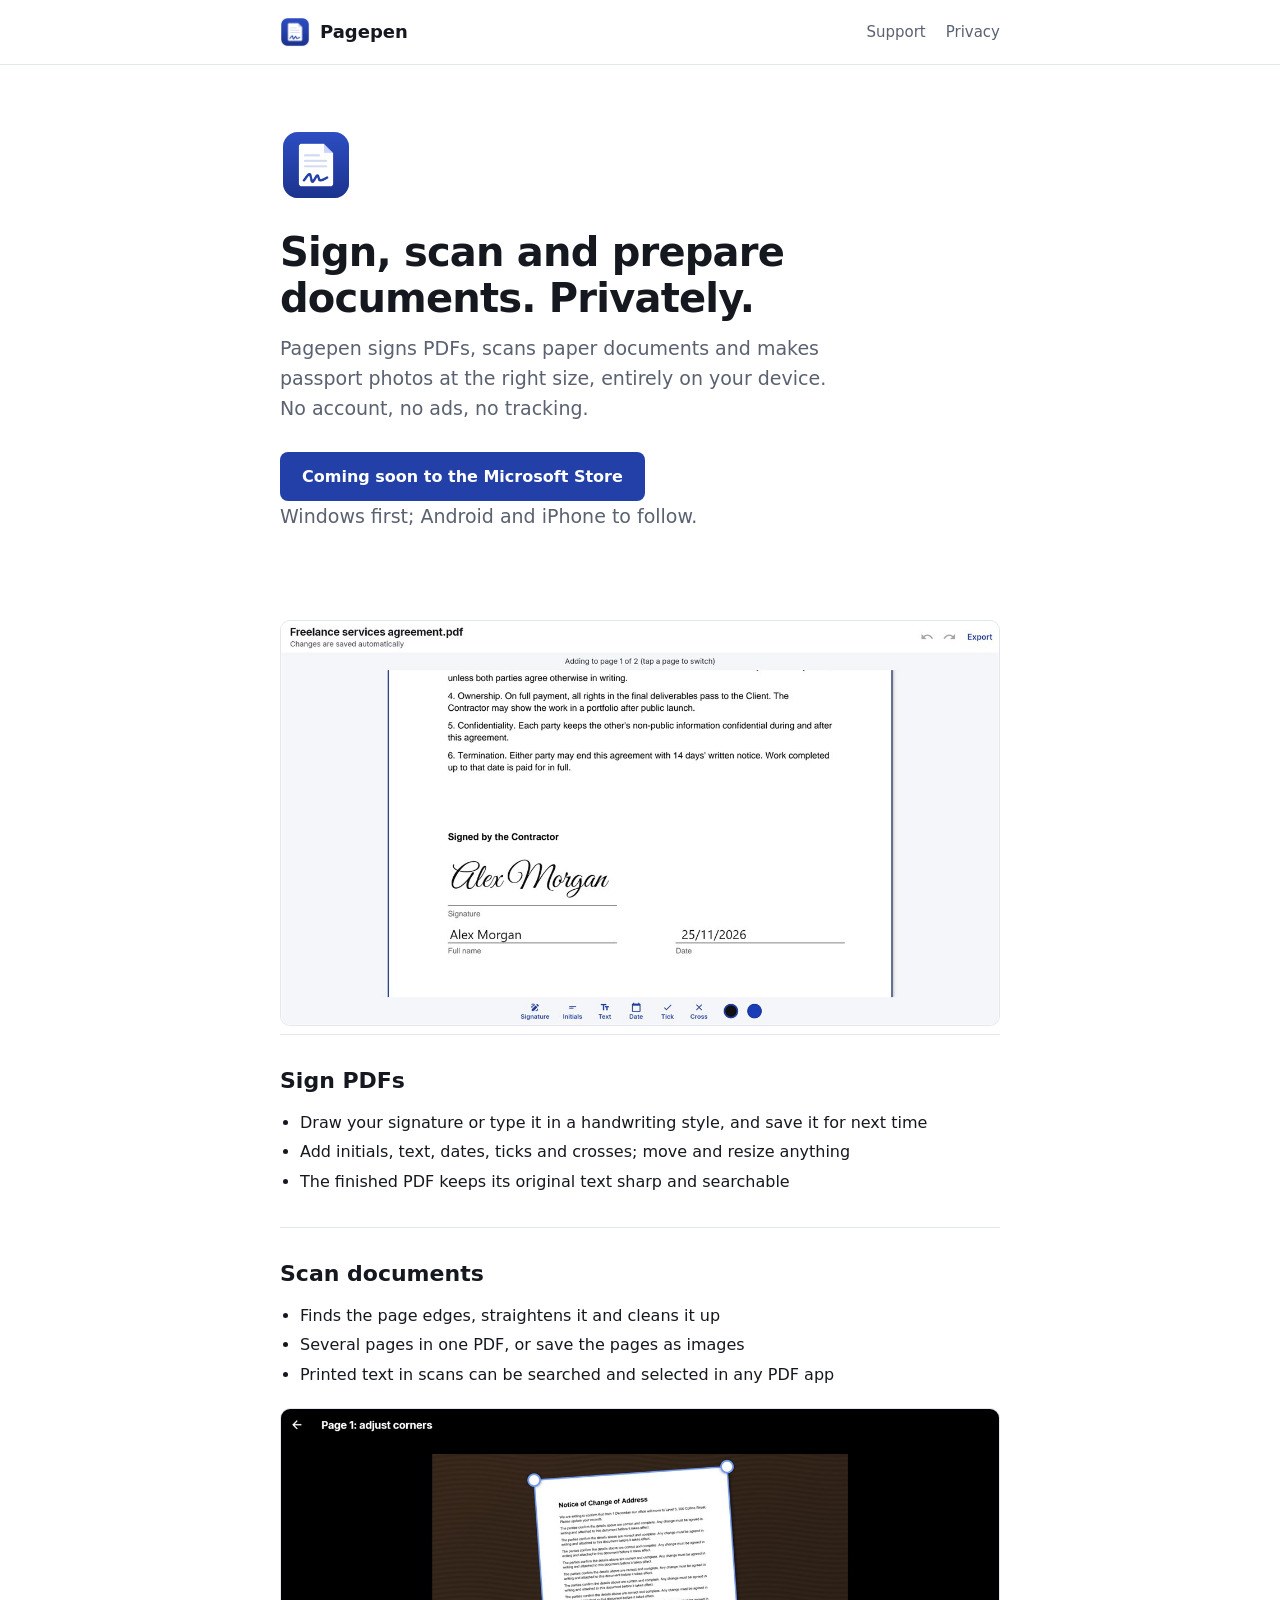
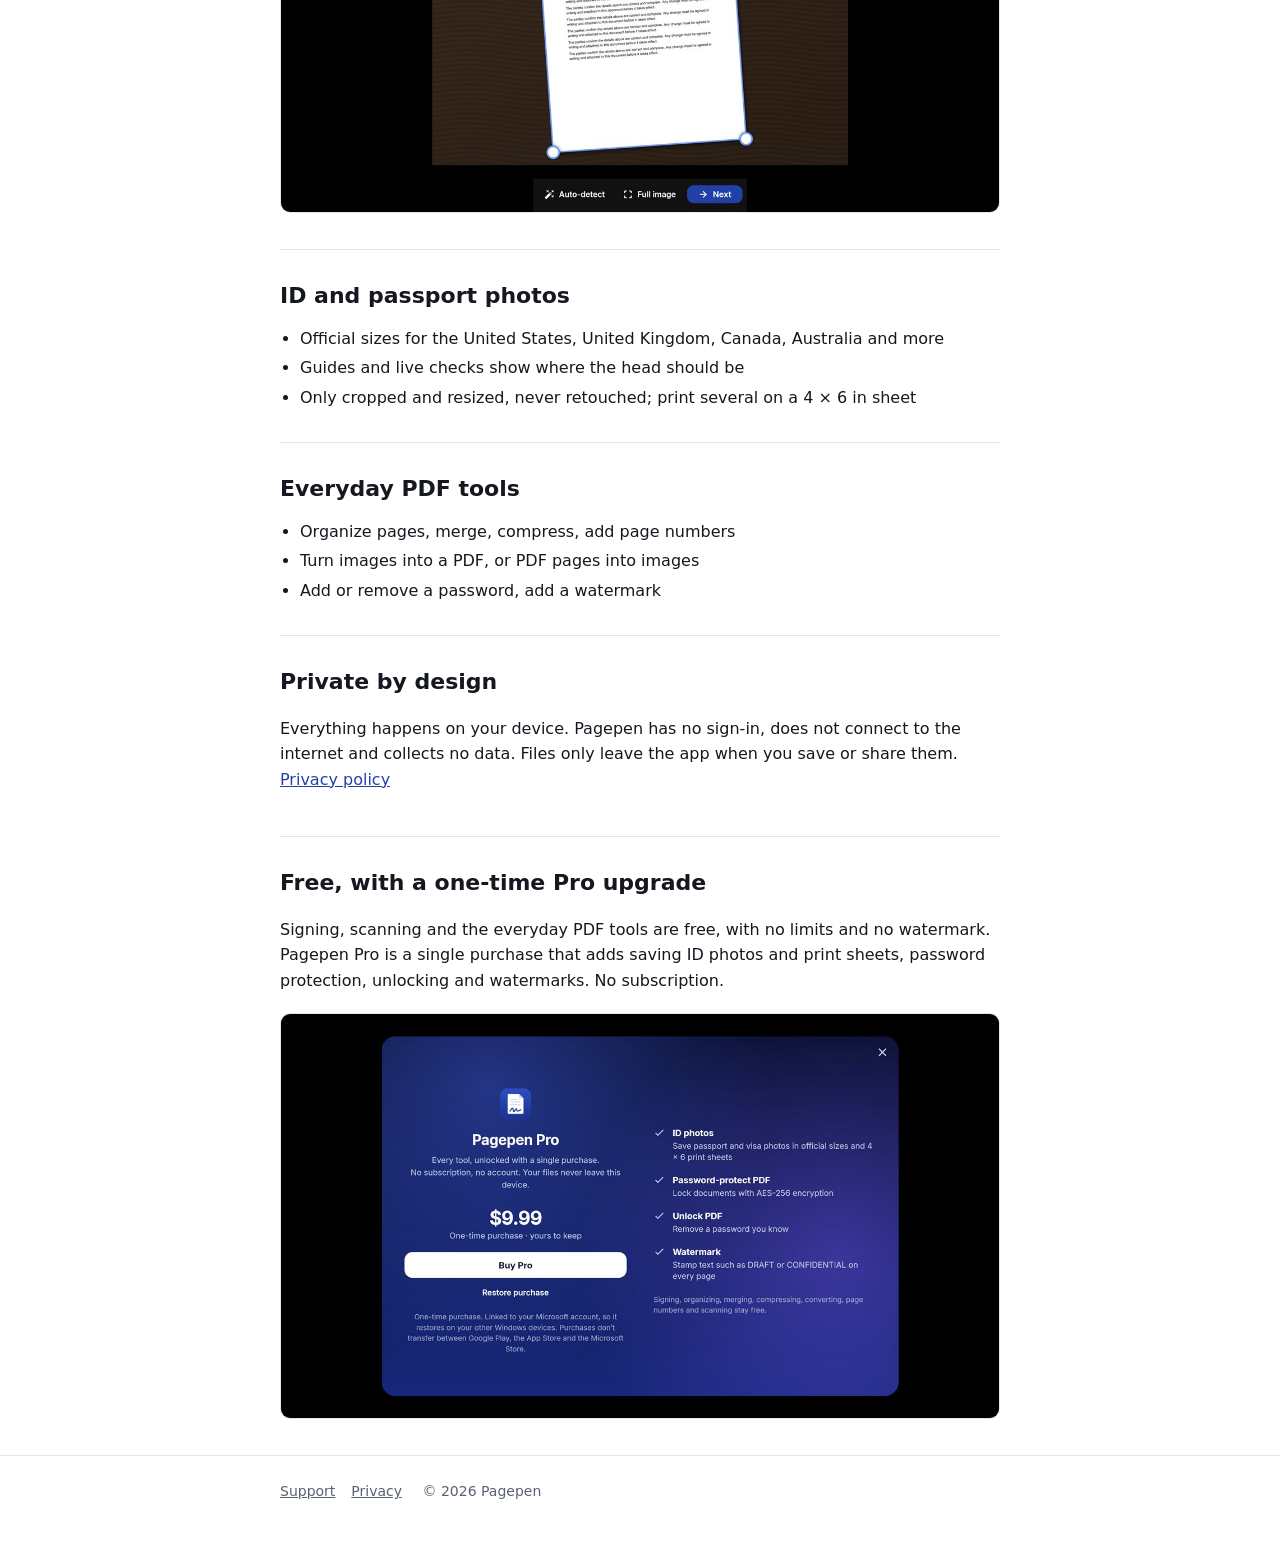
<file: index.html>
<!doctype html>
<html lang="en">
<head>
<meta charset="utf-8">
<meta name="viewport" content="width=device-width, initial-scale=1">
<title>Pagepen: sign PDFs, scan documents, make ID photos</title>
<meta name="description" content="Sign PDFs, scan documents and make passport photos, privately and offline. No account, no ads, no tracking.">
<link rel="icon" href="icon.png">
<link rel="stylesheet" href="style.css">
</head>
<body>
<header class="top"><div class="wrap">
  <a class="brand" href="./"><img src="icon.png" alt="">Pagepen</a>
  <nav><a href="support.html">Support</a><a href="privacy.html">Privacy</a></nav>
</div></header>

<main class="wrap">
  <div class="hero">
    <img src="icon.png" alt="Pagepen icon">
    <h1>Sign, scan and prepare documents. Privately.</h1>
    <p>Pagepen signs PDFs, scans paper documents and makes passport photos at the right size, entirely on your device. No account, no ads, no tracking.</p>
    <!-- STORE_LINK: replace href with the Microsoft Store page once Pagepen has a Store ID. -->
    <a class="button" href="support.html">Coming soon to the Microsoft Store</a>
    <p class="note">Windows first; Android and iPhone to follow.</p>
  </div>

  <img class="shot" src="shot-sign.jpg" width="1280" height="720" alt="Signing a contract in Pagepen: signature, name and date placed on the page">

  <section>
    <h2>Sign PDFs</h2>
    <ul>
      <li>Draw your signature or type it in a handwriting style, and save it for next time</li>
      <li>Add initials, text, dates, ticks and crosses; move and resize anything</li>
      <li>The finished PDF keeps its original text sharp and searchable</li>
    </ul>
  </section>

  <section>
    <h2>Scan documents</h2>
    <ul>
      <li>Finds the page edges, straightens it and cleans it up</li>
      <li>Several pages in one PDF, or save the pages as images</li>
      <li>Printed text in scans can be searched and selected in any PDF app</li>
    </ul>
    <img class="shot" src="shot-scan.jpg" width="1280" height="720" loading="lazy" alt="Adjusting the corners of a scanned letter">
  </section>

  <section>
    <h2>ID and passport photos</h2>
    <ul>
      <li>Official sizes for the United States, United Kingdom, Canada, Australia and more</li>
      <li>Guides and live checks show where the head should be</li>
      <li>Only cropped and resized, never retouched; print several on a 4 × 6 in sheet</li>
    </ul>
  </section>

  <section>
    <h2>Everyday PDF tools</h2>
    <ul>
      <li>Organize pages, merge, compress, add page numbers</li>
      <li>Turn images into a PDF, or PDF pages into images</li>
      <li>Add or remove a password, add a watermark</li>
    </ul>
  </section>

  <section>
    <h2>Private by design</h2>
    <p>Everything happens on your device. Pagepen has no sign-in, does not connect to the internet and collects no data. Files only leave the app when you save or share them. <a href="privacy.html">Privacy policy</a></p>
  </section>

  <section>
    <h2>Free, with a one-time Pro upgrade</h2>
    <p>Signing, scanning and the everyday PDF tools are free, with no limits and no watermark. Pagepen Pro is a single purchase that adds saving ID photos and print sheets, password protection, unlocking and watermarks. No subscription.</p>
    <img class="shot" src="shot-pro.jpg" width="1280" height="720" loading="lazy" alt="The Pagepen Pro screen with the one-time price">
  </section>
</main>

<footer><div class="wrap">
  <a href="support.html">Support</a><a href="privacy.html">Privacy</a>
  <span>© 2026 Pagepen</span>
</div></footer>
</body>
</html>
</file>
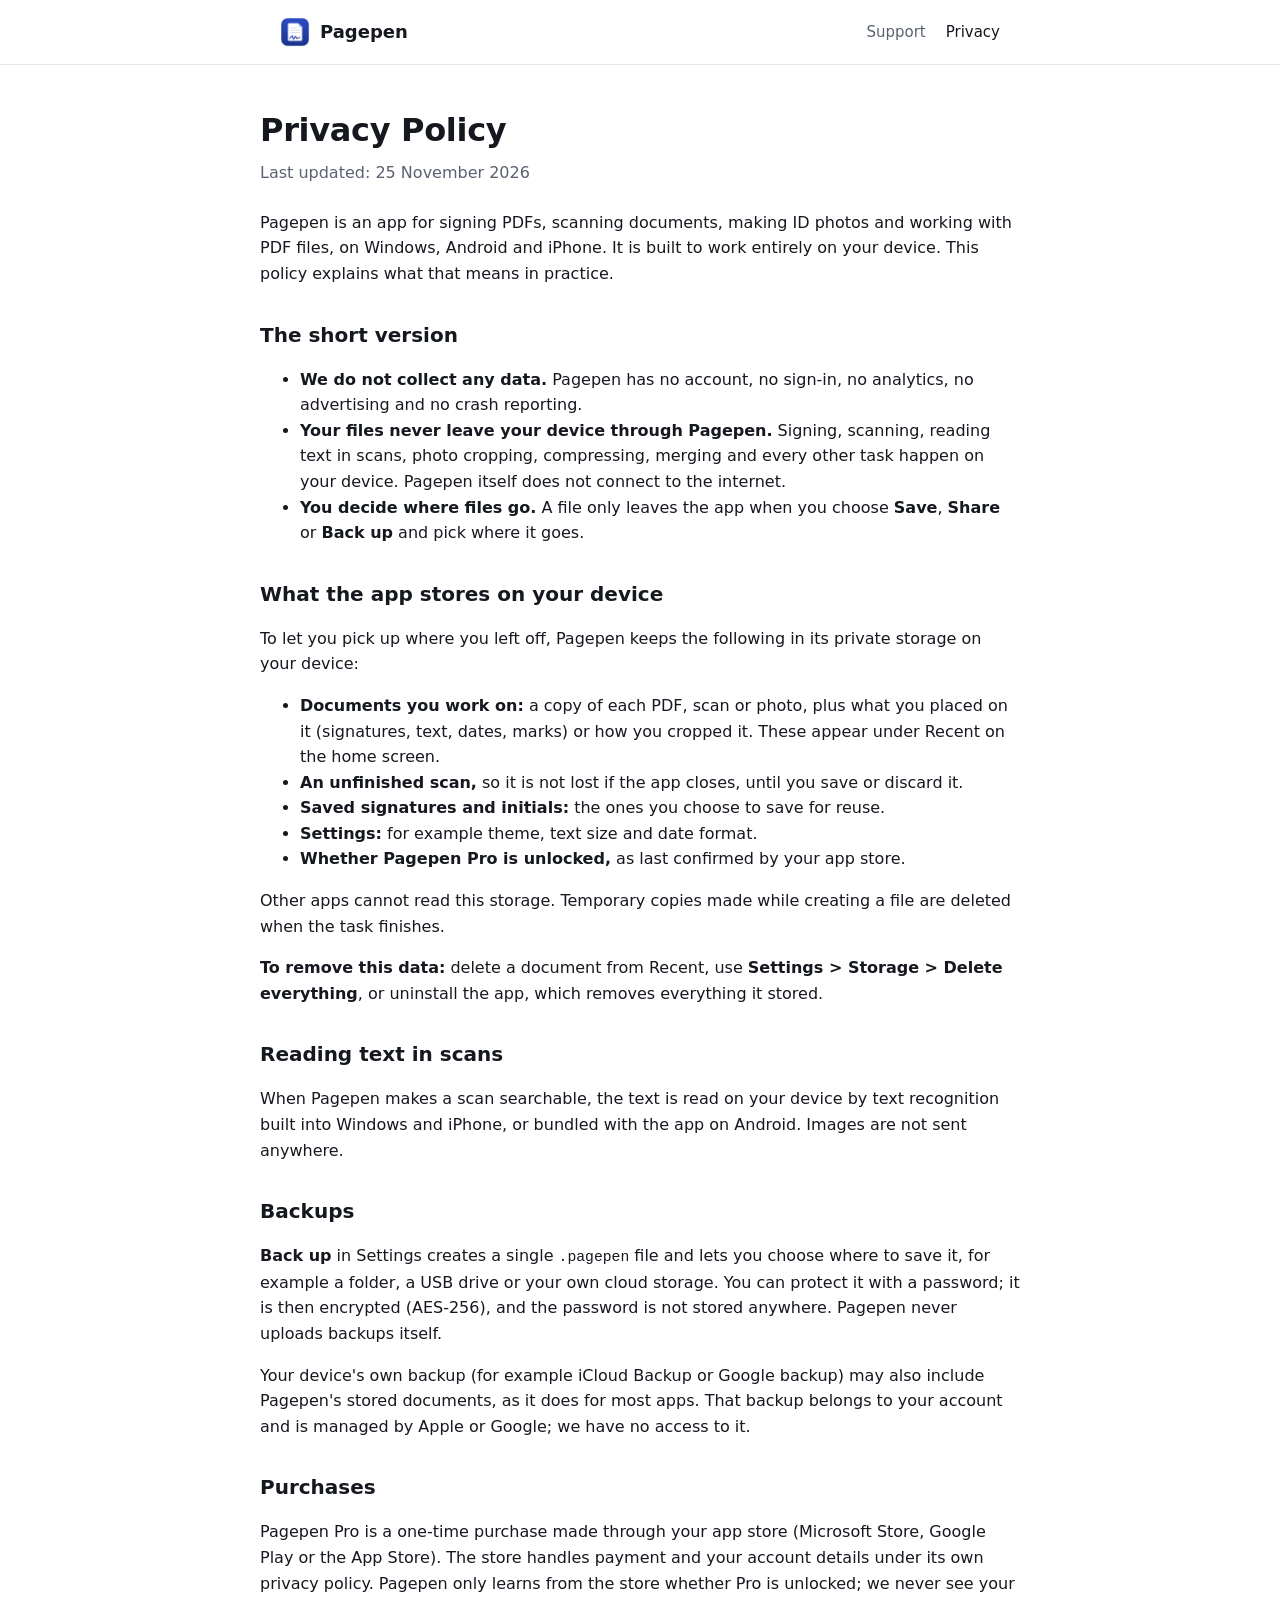
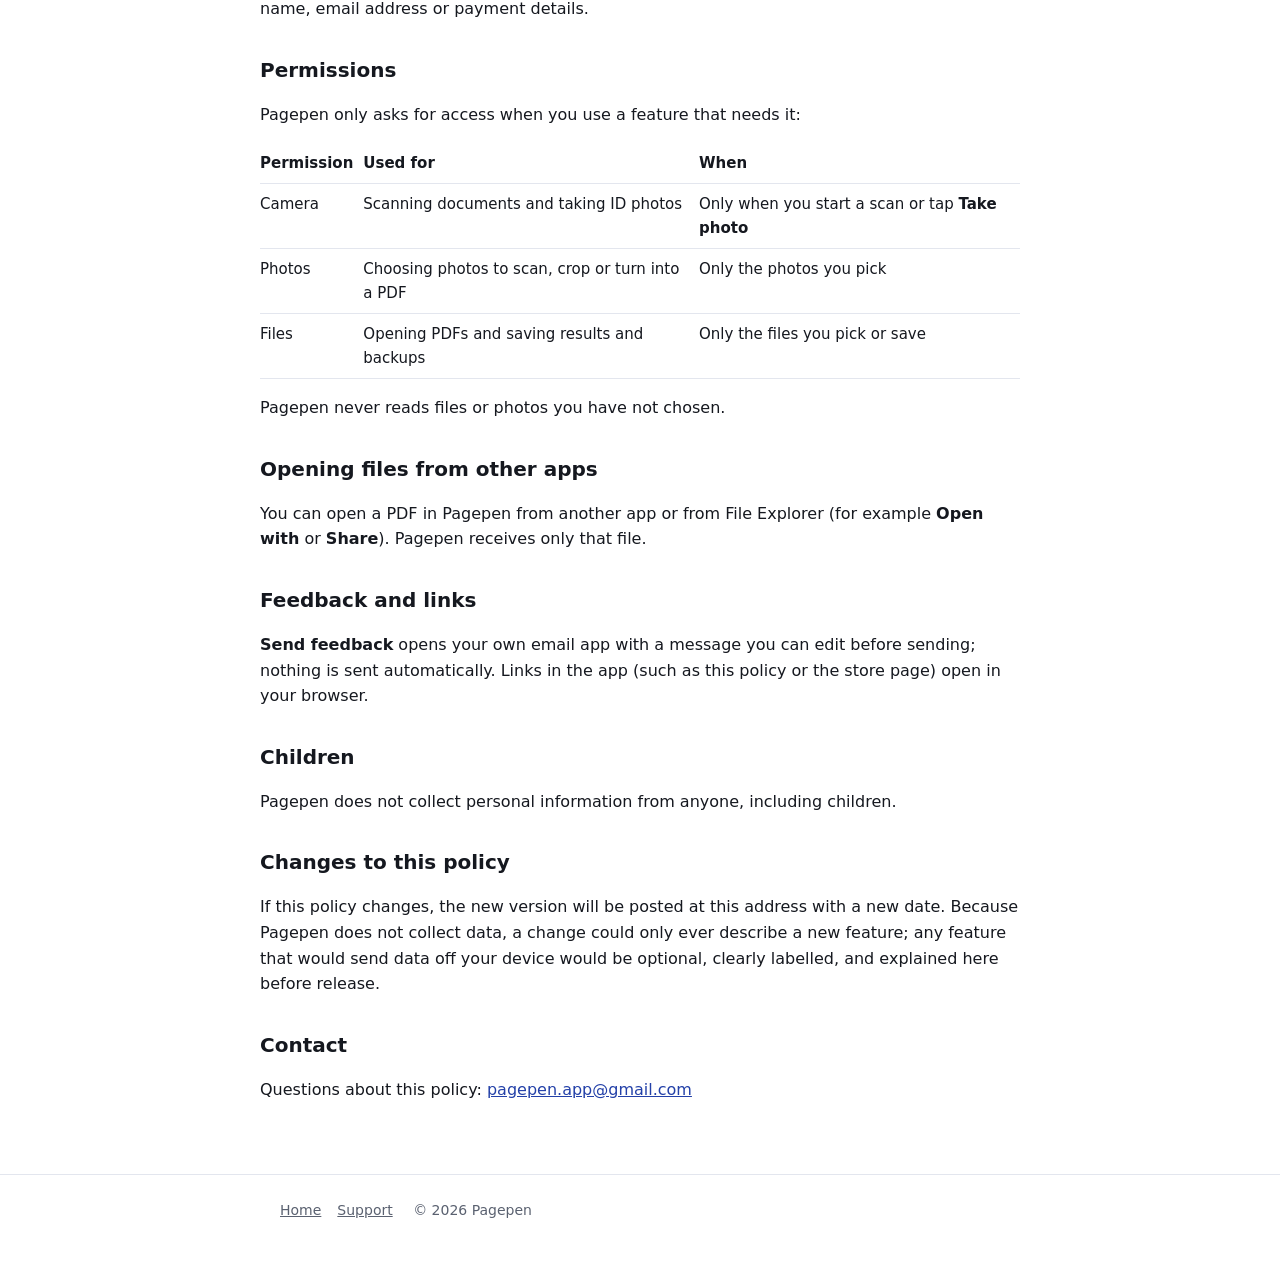
<file: privacy.html>
<!doctype html>
<html lang="en">
<head>
<meta charset="utf-8">
<meta name="viewport" content="width=device-width, initial-scale=1">
<title>Pagepen Privacy Policy</title>
<meta name="description" content="Pagepen collects no data. Everything happens on your device.">
<link rel="icon" href="icon.png">
<link rel="stylesheet" href="style.css">
</head>
<body>
<header class="top"><div class="wrap">
  <a class="brand" href="./"><img src="icon.png" alt="">Pagepen</a>
  <nav><a href="support.html">Support</a><a href="privacy.html" aria-current="page">Privacy</a></nav>
</div></header>

<main class="wrap doc">
  <!-- Keep in step with store/privacy-policy.md in the app repository. -->
  <h1>Privacy Policy</h1>
  <p class="updated">Last updated: 25 November 2026</p>

  <p>Pagepen is an app for signing PDFs, scanning documents, making ID photos and working with PDF files, on Windows, Android and iPhone. It is built to work entirely on your device. This policy explains what that means in practice.</p>

  <h2>The short version</h2>
  <ul>
    <li><strong>We do not collect any data.</strong> Pagepen has no account, no sign-in, no analytics, no advertising and no crash reporting.</li>
    <li><strong>Your files never leave your device through Pagepen.</strong> Signing, scanning, reading text in scans, photo cropping, compressing, merging and every other task happen on your device. Pagepen itself does not connect to the internet.</li>
    <li><strong>You decide where files go.</strong> A file only leaves the app when you choose <strong>Save</strong>, <strong>Share</strong> or <strong>Back up</strong> and pick where it goes.</li>
  </ul>

  <h2>What the app stores on your device</h2>
  <p>To let you pick up where you left off, Pagepen keeps the following in its private storage on your device:</p>
  <ul>
    <li><strong>Documents you work on:</strong> a copy of each PDF, scan or photo, plus what you placed on it (signatures, text, dates, marks) or how you cropped it. These appear under Recent on the home screen.</li>
    <li><strong>An unfinished scan,</strong> so it is not lost if the app closes, until you save or discard it.</li>
    <li><strong>Saved signatures and initials:</strong> the ones you choose to save for reuse.</li>
    <li><strong>Settings:</strong> for example theme, text size and date format.</li>
    <li><strong>Whether Pagepen Pro is unlocked,</strong> as last confirmed by your app store.</li>
  </ul>
  <p>Other apps cannot read this storage. Temporary copies made while creating a file are deleted when the task finishes.</p>
  <p><strong>To remove this data:</strong> delete a document from Recent, use <strong>Settings &gt; Storage &gt; Delete everything</strong>, or uninstall the app, which removes everything it stored.</p>

  <h2>Reading text in scans</h2>
  <p>When Pagepen makes a scan searchable, the text is read on your device by text recognition built into Windows and iPhone, or bundled with the app on Android. Images are not sent anywhere.</p>

  <h2>Backups</h2>
  <p><strong>Back up</strong> in Settings creates a single <code>.pagepen</code> file and lets you choose where to save it, for example a folder, a USB drive or your own cloud storage. You can protect it with a password; it is then encrypted (AES-256), and the password is not stored anywhere. Pagepen never uploads backups itself.</p>
  <p>Your device's own backup (for example iCloud Backup or Google backup) may also include Pagepen's stored documents, as it does for most apps. That backup belongs to your account and is managed by Apple or Google; we have no access to it.</p>

  <h2>Purchases</h2>
  <p>Pagepen Pro is a one-time purchase made through your app store (Microsoft Store, Google Play or the App Store). The store handles payment and your account details under its own privacy policy. Pagepen only learns from the store whether Pro is unlocked; we never see your name, email address or payment details.</p>

  <h2>Permissions</h2>
  <p>Pagepen only asks for access when you use a feature that needs it:</p>
  <table>
    <tr><th>Permission</th><th>Used for</th><th>When</th></tr>
    <tr><td>Camera</td><td>Scanning documents and taking ID photos</td><td>Only when you start a scan or tap <strong>Take photo</strong></td></tr>
    <tr><td>Photos</td><td>Choosing photos to scan, crop or turn into a PDF</td><td>Only the photos you pick</td></tr>
    <tr><td>Files</td><td>Opening PDFs and saving results and backups</td><td>Only the files you pick or save</td></tr>
  </table>
  <p>Pagepen never reads files or photos you have not chosen.</p>

  <h2>Opening files from other apps</h2>
  <p>You can open a PDF in Pagepen from another app or from File Explorer (for example <strong>Open with</strong> or <strong>Share</strong>). Pagepen receives only that file.</p>

  <h2>Feedback and links</h2>
  <p><strong>Send feedback</strong> opens your own email app with a message you can edit before sending; nothing is sent automatically. Links in the app (such as this policy or the store page) open in your browser.</p>

  <h2>Children</h2>
  <p>Pagepen does not collect personal information from anyone, including children.</p>

  <h2>Changes to this policy</h2>
  <p>If this policy changes, the new version will be posted at this address with a new date. Because Pagepen does not collect data, a change could only ever describe a new feature; any feature that would send data off your device would be optional, clearly labelled, and explained here before release.</p>

  <h2>Contact</h2>
  <p>Questions about this policy: <a href="mailto:pagepen.app@gmail.com">pagepen.app@gmail.com</a></p>
</main>

<footer><div class="wrap">
  <a href="./">Home</a><a href="support.html">Support</a>
  <span>© 2026 Pagepen</span>
</div></footer>
</body>
</html>
</file>
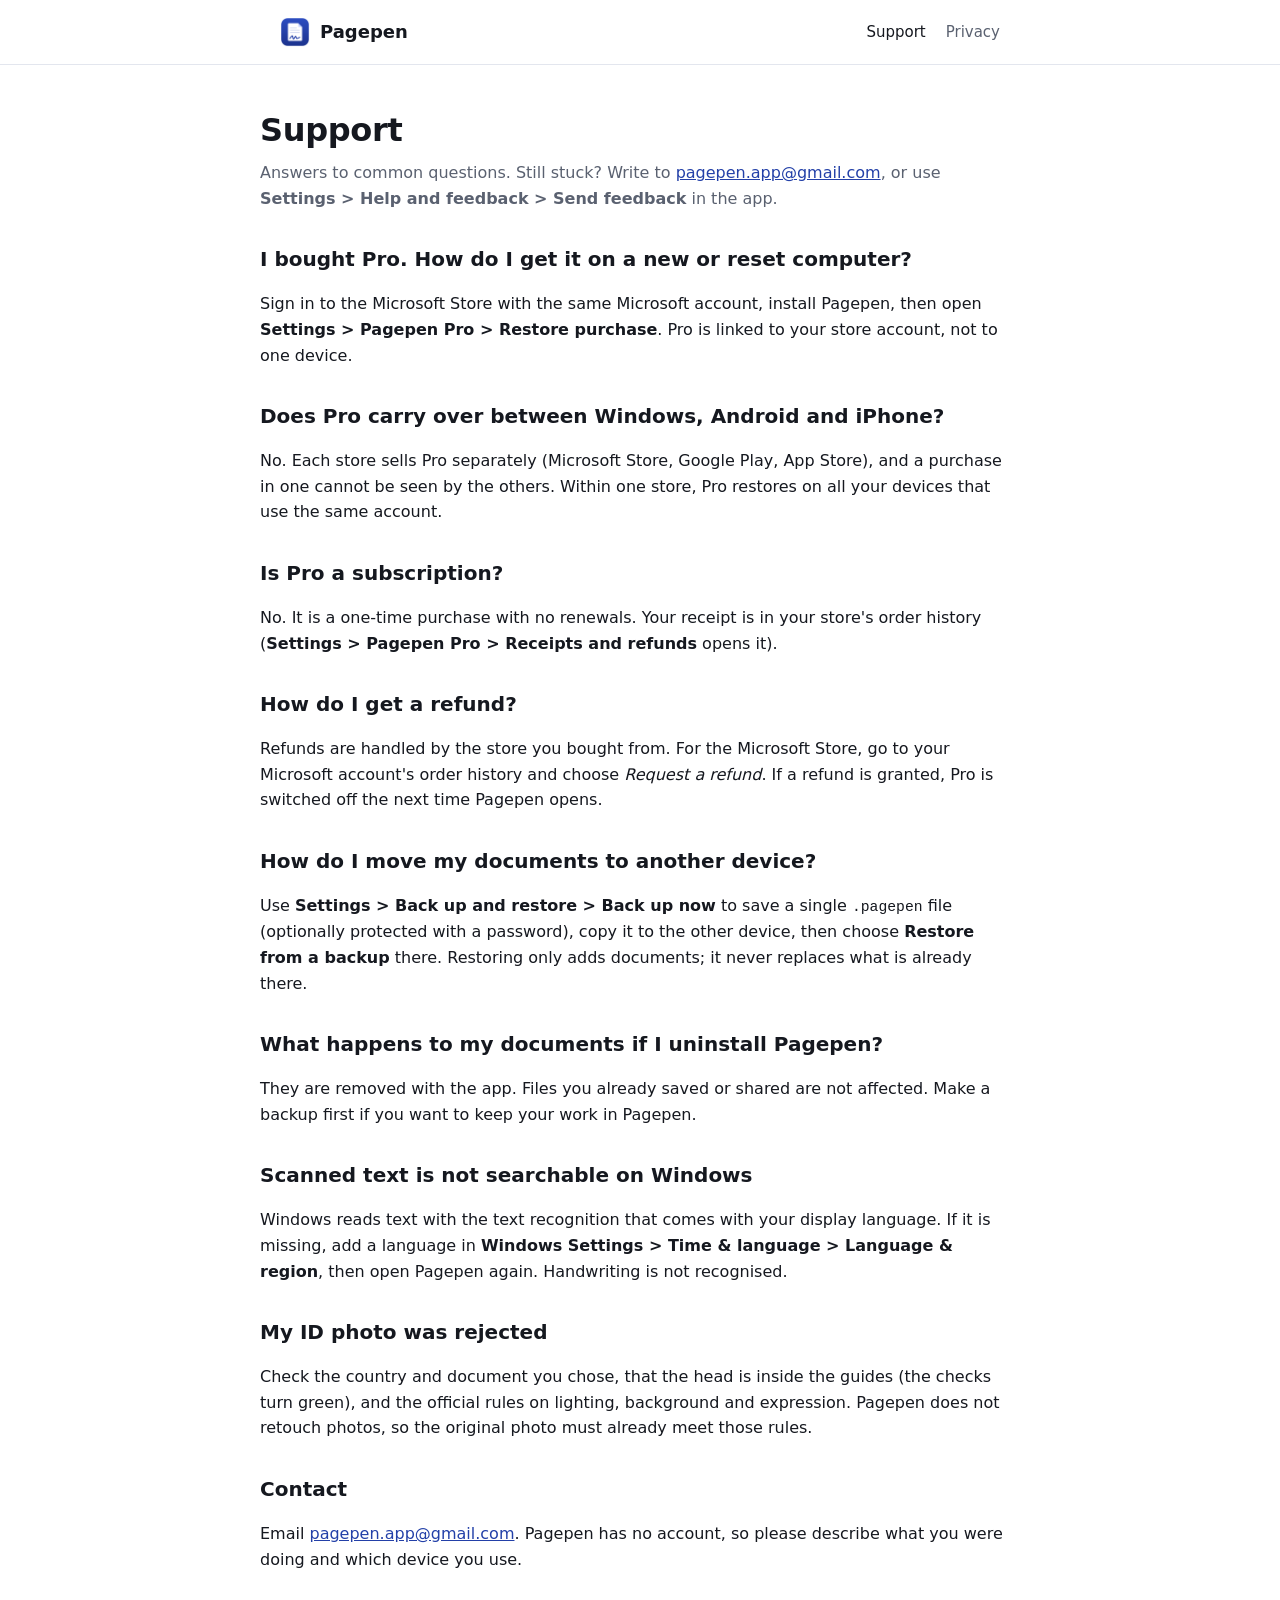
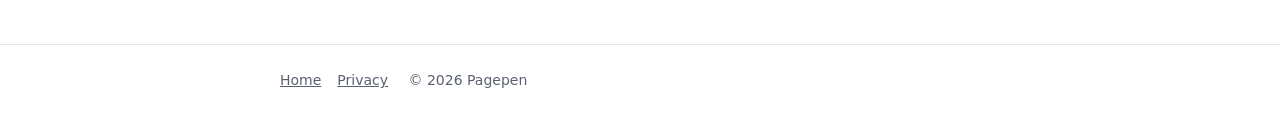
<file: support.html>
<!doctype html>
<html lang="en">
<head>
<meta charset="utf-8">
<meta name="viewport" content="width=device-width, initial-scale=1">
<title>Pagepen Support</title>
<meta name="description" content="Help with Pagepen: restoring Pro, refunds, backups and contact.">
<link rel="icon" href="icon.png">
<link rel="stylesheet" href="style.css">
</head>
<body>
<header class="top"><div class="wrap">
  <a class="brand" href="./"><img src="icon.png" alt="">Pagepen</a>
  <nav><a href="support.html" aria-current="page">Support</a><a href="privacy.html">Privacy</a></nav>
</div></header>

<main class="wrap doc">
  <h1>Support</h1>
  <p class="updated">Answers to common questions. Still stuck? Write to <a href="mailto:pagepen.app@gmail.com">pagepen.app@gmail.com</a>, or use <strong>Settings &gt; Help and feedback &gt; Send feedback</strong> in the app.</p>

  <h2>I bought Pro. How do I get it on a new or reset computer?</h2>
  <p>Sign in to the Microsoft Store with the same Microsoft account, install Pagepen, then open <strong>Settings &gt; Pagepen Pro &gt; Restore purchase</strong>. Pro is linked to your store account, not to one device.</p>

  <h2>Does Pro carry over between Windows, Android and iPhone?</h2>
  <p>No. Each store sells Pro separately (Microsoft Store, Google Play, App Store), and a purchase in one cannot be seen by the others. Within one store, Pro restores on all your devices that use the same account.</p>

  <h2>Is Pro a subscription?</h2>
  <p>No. It is a one-time purchase with no renewals. Your receipt is in your store's order history (<strong>Settings &gt; Pagepen Pro &gt; Receipts and refunds</strong> opens it).</p>

  <h2>How do I get a refund?</h2>
  <p>Refunds are handled by the store you bought from. For the Microsoft Store, go to your Microsoft account's order history and choose <em>Request a refund</em>. If a refund is granted, Pro is switched off the next time Pagepen opens.</p>

  <h2>How do I move my documents to another device?</h2>
  <p>Use <strong>Settings &gt; Back up and restore &gt; Back up now</strong> to save a single <code>.pagepen</code> file (optionally protected with a password), copy it to the other device, then choose <strong>Restore from a backup</strong> there. Restoring only adds documents; it never replaces what is already there.</p>

  <h2>What happens to my documents if I uninstall Pagepen?</h2>
  <p>They are removed with the app. Files you already saved or shared are not affected. Make a backup first if you want to keep your work in Pagepen.</p>

  <h2>Scanned text is not searchable on Windows</h2>
  <p>Windows reads text with the text recognition that comes with your display language. If it is missing, add a language in <strong>Windows Settings &gt; Time &amp; language &gt; Language &amp; region</strong>, then open Pagepen again. Handwriting is not recognised.</p>

  <h2>My ID photo was rejected</h2>
  <p>Check the country and document you chose, that the head is inside the guides (the checks turn green), and the official rules on lighting, background and expression. Pagepen does not retouch photos, so the original photo must already meet those rules.</p>

  <h2>Contact</h2>
  <p>Email <a href="mailto:pagepen.app@gmail.com">pagepen.app@gmail.com</a>. Pagepen has no account, so please describe what you were doing and which device you use.</p>
</main>

<footer><div class="wrap">
  <a href="./">Home</a><a href="privacy.html">Privacy</a>
  <span>© 2026 Pagepen</span>
</div></footer>
</body>
</html>
</file>
<file: style.css>
:root {
  --bg: #ffffff;
  --text: #15181f;
  --muted: #5a6170;
  --line: #e3e6ee;
  --brand: #2340a8;
  --brand-text: #ffffff;
}
@media (prefers-color-scheme: dark) {
  :root {
    --bg: #0e1015;
    --text: #e8eaf0;
    --muted: #9aa1b0;
    --line: #2a2f3a;
    --brand: #afc1ff;
    --brand-text: #0e1015;
  }
}
* { box-sizing: border-box; }
html { -webkit-text-size-adjust: 100%; }
body {
  margin: 0;
  background: var(--bg);
  color: var(--text);
  font: 16px/1.6 "Inter", "Segoe UI", system-ui, -apple-system, sans-serif;
}
a { color: var(--brand); }
.wrap { max-width: 760px; margin: 0 auto; padding: 0 20px; }

header.top {
  border-bottom: 1px solid var(--line);
}
header.top .wrap {
  display: flex; align-items: center; justify-content: space-between;
  height: 64px;
}
.brand {
  display: flex; align-items: center; gap: 10px;
  color: var(--text); text-decoration: none; font-weight: 700; font-size: 18px;
}
.brand img { width: 30px; height: 30px; }
nav a { color: var(--muted); text-decoration: none; margin-left: 20px; font-size: 15px; }
nav a:hover, nav a[aria-current] { color: var(--text); }

.hero { padding: 64px 0 40px; }
.hero img { width: 72px; height: 72px; }
.hero h1 { font-size: 40px; line-height: 1.15; margin: 20px 0 12px; letter-spacing: -0.02em; }
.hero p { font-size: 19px; color: var(--muted); margin: 0 0 28px; max-width: 560px; }
.button {
  display: inline-block; padding: 12px 22px; border-radius: 8px;
  background: var(--brand); color: var(--brand-text);
  font-weight: 600; text-decoration: none;
}
.note { font-size: 14px; color: var(--muted); margin-top: 12px; }

section { padding: 28px 0; border-top: 1px solid var(--line); }
section h2 { font-size: 22px; margin: 0 0 12px; }
section ul { margin: 0; padding-left: 20px; }
section li { margin: 4px 0; }

.doc { padding: 40px 0 56px; }
.doc h1 { font-size: 32px; margin: 0 0 4px; letter-spacing: -0.01em; }
.doc h2 { font-size: 20px; margin: 32px 0 8px; }
.doc .updated { color: var(--muted); margin: 0 0 24px; }
table { border-collapse: collapse; width: 100%; font-size: 15px; }
th, td { text-align: left; padding: 8px 10px 8px 0; border-bottom: 1px solid var(--line); vertical-align: top; }
code { font-size: 0.92em; }

footer { border-top: 1px solid var(--line); padding: 24px 0 40px; color: var(--muted); font-size: 14px; }
footer a { color: var(--muted); margin-right: 16px; }

@media (max-width: 520px) {
  .hero h1 { font-size: 32px; }
  nav a { margin-left: 14px; }
}

.shot {
  display: block; width: 100%; height: auto;
  margin: 20px 0 8px;
  border: 1px solid var(--line); border-radius: 10px;
}
</file>
